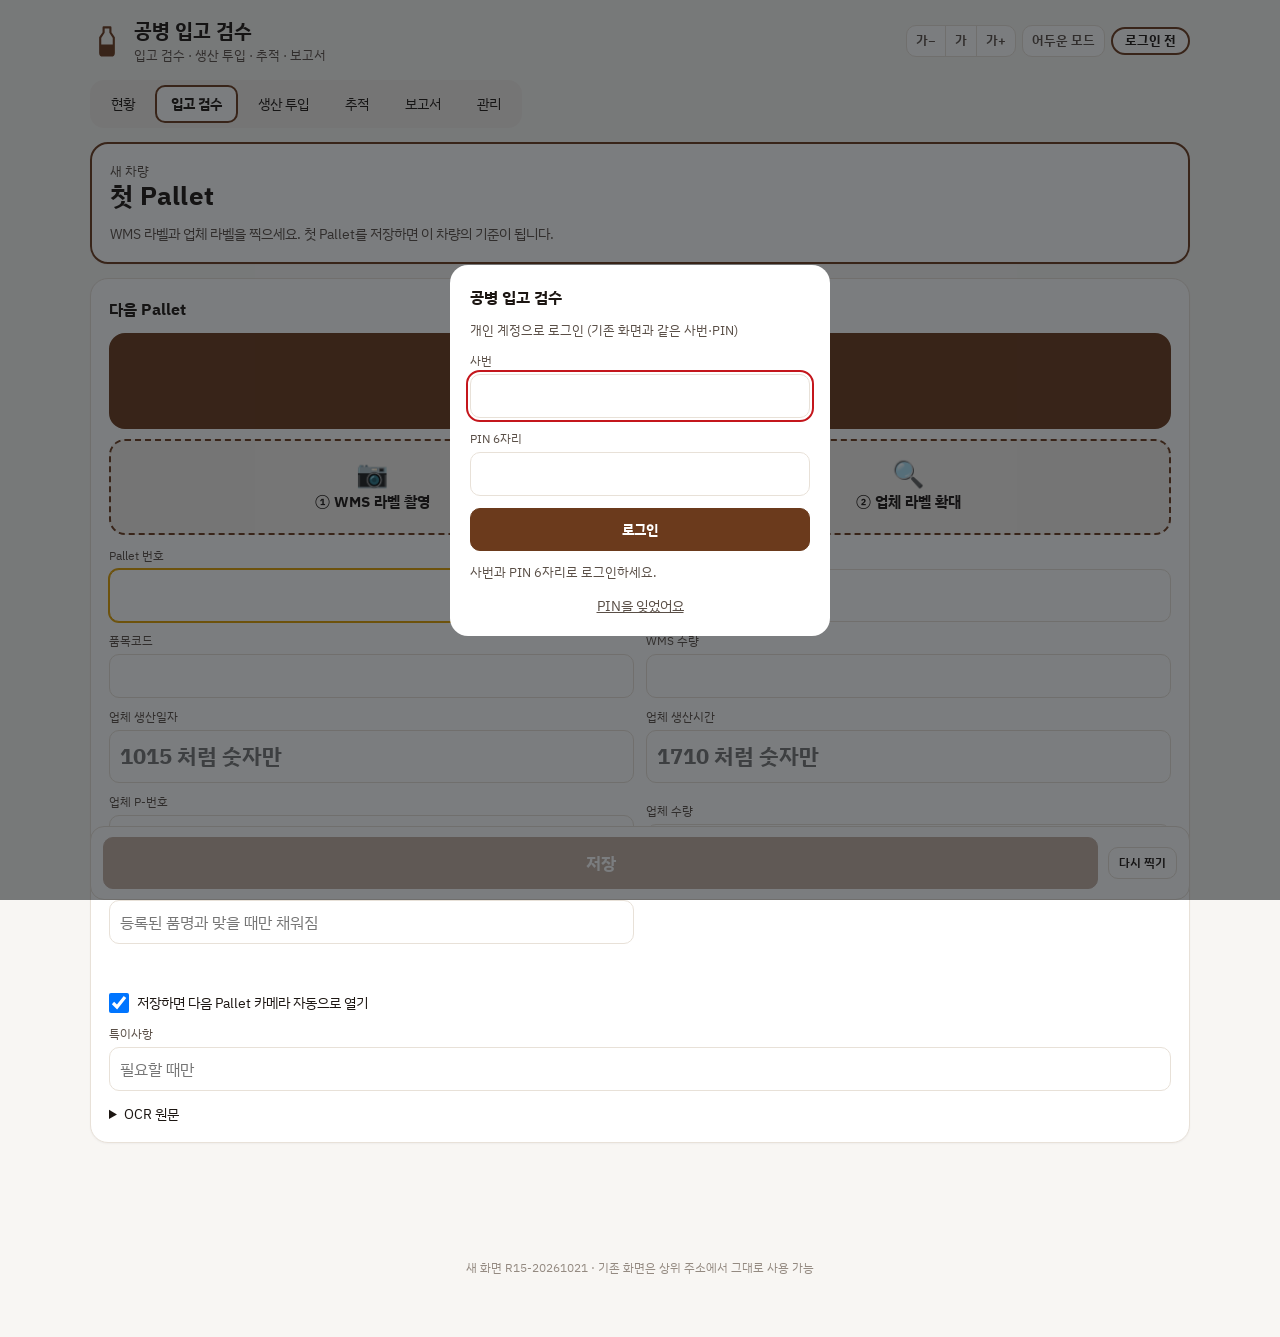
<file: v2/index.html>
<!doctype html>
<html lang="ko">
<head>
<meta charset="utf-8">
<meta name="viewport" content="width=device-width,initial-scale=1,viewport-fit=cover">
<meta name="theme-color" content="#6b3a1c">
<title>공병 입고 검수</title>
<link rel="manifest" href="manifest.json">
<link rel="icon" href="icon-192.png">
<link rel="apple-touch-icon" href="icon-192.png">
<link rel="preconnect" href="https://fonts.gstatic.com" crossorigin>
<link rel="stylesheet" href="https://fonts.googleapis.com/css2?family=IBM+Plex+Sans+KR:wght@400;500;600;700&display=swap" media="print" onload="this.media='all'">
<link rel="stylesheet" href="app.css">
</head>
<body data-role="guest" data-tab="inspect">
<div class="wrap">
  <header class="top">
    <div class="brandrow">
      <svg viewBox="0 0 40 40" width="34" height="34" aria-hidden="true"><path d="M16 4h8v6l4 6v18a3 3 0 0 1-3 3H15a3 3 0 0 1-3-3V16l4-6z" fill="none" stroke="var(--brand)" stroke-width="2.5" stroke-linejoin="round"/><path d="M12 24h16v10a3 3 0 0 1-3 3H15a3 3 0 0 1-3-3z" fill="var(--brand)"/></svg>
      <div><h1>공병 입고 검수</h1><div class="sub">입고 검수 · 생산 투입 · 추적 · 보고서</div></div>
    </div>
    <div class="topr">
      <button type="button" class="qchip" id="qChip" aria-label="저장 대기열 보기">대기열</button>
      <span class="fz" role="group" aria-label="글씨 크기"><button type="button" data-fz="-1" aria-label="글씨 작게">가−</button><button type="button" data-fz="0" aria-label="기본 크기">가</button><button type="button" data-fz="1" aria-label="글씨 크게">가+</button></span>
      <span class="fz"><button type="button" id="thBtn">어두운 모드</button></span>
      <button type="button" class="role" id="roleChip" title="내 정보 · PIN 변경 · 로그아웃">로그인 전</button>
    </div>
  </header>

  <nav class="tabs nav" id="nav">
    <button type="button" data-tab="dash" data-min="-1"><span class="l">현황</span><span class="s">현황</span></button>
    <button type="button" data-tab="inspect" data-min="1"><span class="l">입고 검수</span><span class="s">검수</span></button>
    <button type="button" data-tab="lot" data-min="1"><span class="l">생산 투입</span><span class="s">투입</span></button>
    <button type="button" data-tab="trace" data-min="0"><span class="l">추적</span><span class="s">추적</span></button>
    <button type="button" data-tab="report" data-min="0"><span class="l">보고서</span><span class="s">보고서</span></button>
    <button type="button" data-tab="admin" data-min="2" class="adm"><span class="l">관리</span><span class="s">관리</span></button>
  </nav>

  <main>
    <div class="page" data-page="dash" id="dashView" hidden></div>
    <div class="page" data-page="inspect" id="inspectView"></div>
    <div class="page" data-page="inspect" id="mineView" hidden></div>
    <div class="page" data-page="lot" id="lotView" hidden></div>
    <div class="page" data-page="trace" id="traceView" hidden></div>
    <div class="page" data-page="report" id="reportView" hidden></div>
    <div class="page" data-page="admin" id="adminView" hidden></div>
  </main>
  <footer class="foot muted" id="foot"></footer>
</div>

<div class="overlay" id="login" hidden>
  <div class="card">
    <h2>공병 입고 검수</h2>
    <div class="sub">개인 계정으로 로그인 (기존 화면과 같은 사번·PIN)</div>
    <label>사번<input id="loginEmp" autocomplete="username" autocapitalize="characters"></label>
    <div id="loginMain">
    <label>PIN 6자리<input id="loginPin" type="password" inputmode="numeric" maxlength="6" autocomplete="current-password"></label>
    <button type="button" class="btn" id="loginBtn">로그인</button>
    <div class="msg" id="loginMsg"></div>
    <button type="button" class="linkbtn forgot" id="forgotBtn">PIN을 잊었어요</button>
    </div>
    <div id="forgotBox" class="frbox" hidden>
      <h3>PIN 재설정</h3>
      <div class="frstep"><b>1</b> 사번을 확인하고 회사 메일로 코드를 받으세요</div>
      <button type="button" class="btn ghost" id="frSend">메일로 코드 받기</button>
      <div class="msg" id="frMsg"></div>
      <div class="frstep"><b>2</b> 메일로 받은 코드와 새 PIN을 입력하세요</div>
      <label>메일로 받은 코드 6자리<input id="frCode" inputmode="numeric" maxlength="6" autocomplete="one-time-code"></label>
      <label>새 PIN 6자리<input id="frPin" type="password" inputmode="numeric" maxlength="6" autocomplete="new-password"></label>
      <button type="button" class="btn" id="frOk">새 PIN으로 바꾸기</button>
      <button type="button" class="linkbtn forgot" id="frBack">← 로그인으로 돌아가기</button>
    </div>
    <button type="button" class="btn ghost" id="guestBtn" hidden>로그인 없이 보기 (Guest)</button>
  </div>
</div>
<div class="overlay" id="dialog" hidden><div class="card wide" id="dialogBody"></div></div>
<div class="overlay dark" id="viewer" hidden><figure><img id="viewerImg" alt=""><figcaption id="viewerCap"></figcaption></figure><button type="button" class="btn" id="viewerClose">닫기</button></div>
<div class="toast" id="toast" role="status" aria-live="polite" hidden></div>

<script src="config.js"></script>
<script src="core.js"></script>
<script src="queue.js"></script>
<script src="ocr/legacy-parsers.js"></script>
<script src="ocr/v26-qty.js"></script>
<script src="ocr/v26-korean-ocr.js"></script>
<script src="ocr/v26-vendor-templates.js"></script>
<script src="ocr/v55-vendor-parser.js"></script>
<script src="ocr/v55-wms-parser.js"></script>
<script src="ocr/v55-roi-preprocess.js"></script>
<script src="ocr/v55-adaptive-ocr.js"></script>
<script src="ocr/ocr.js"></script>
<script src="inspect.js"></script>
<script src="lines.js"></script>
<script src="lot.js"></script>
<script src="zoomcam.js"></script>
<script src="records.js"></script>
<script src="report.js"></script>
<script src="admin.js"></script>
<script src="dash.js"></script>
<script src="app.js"></script>
</body>
</html>
</file>
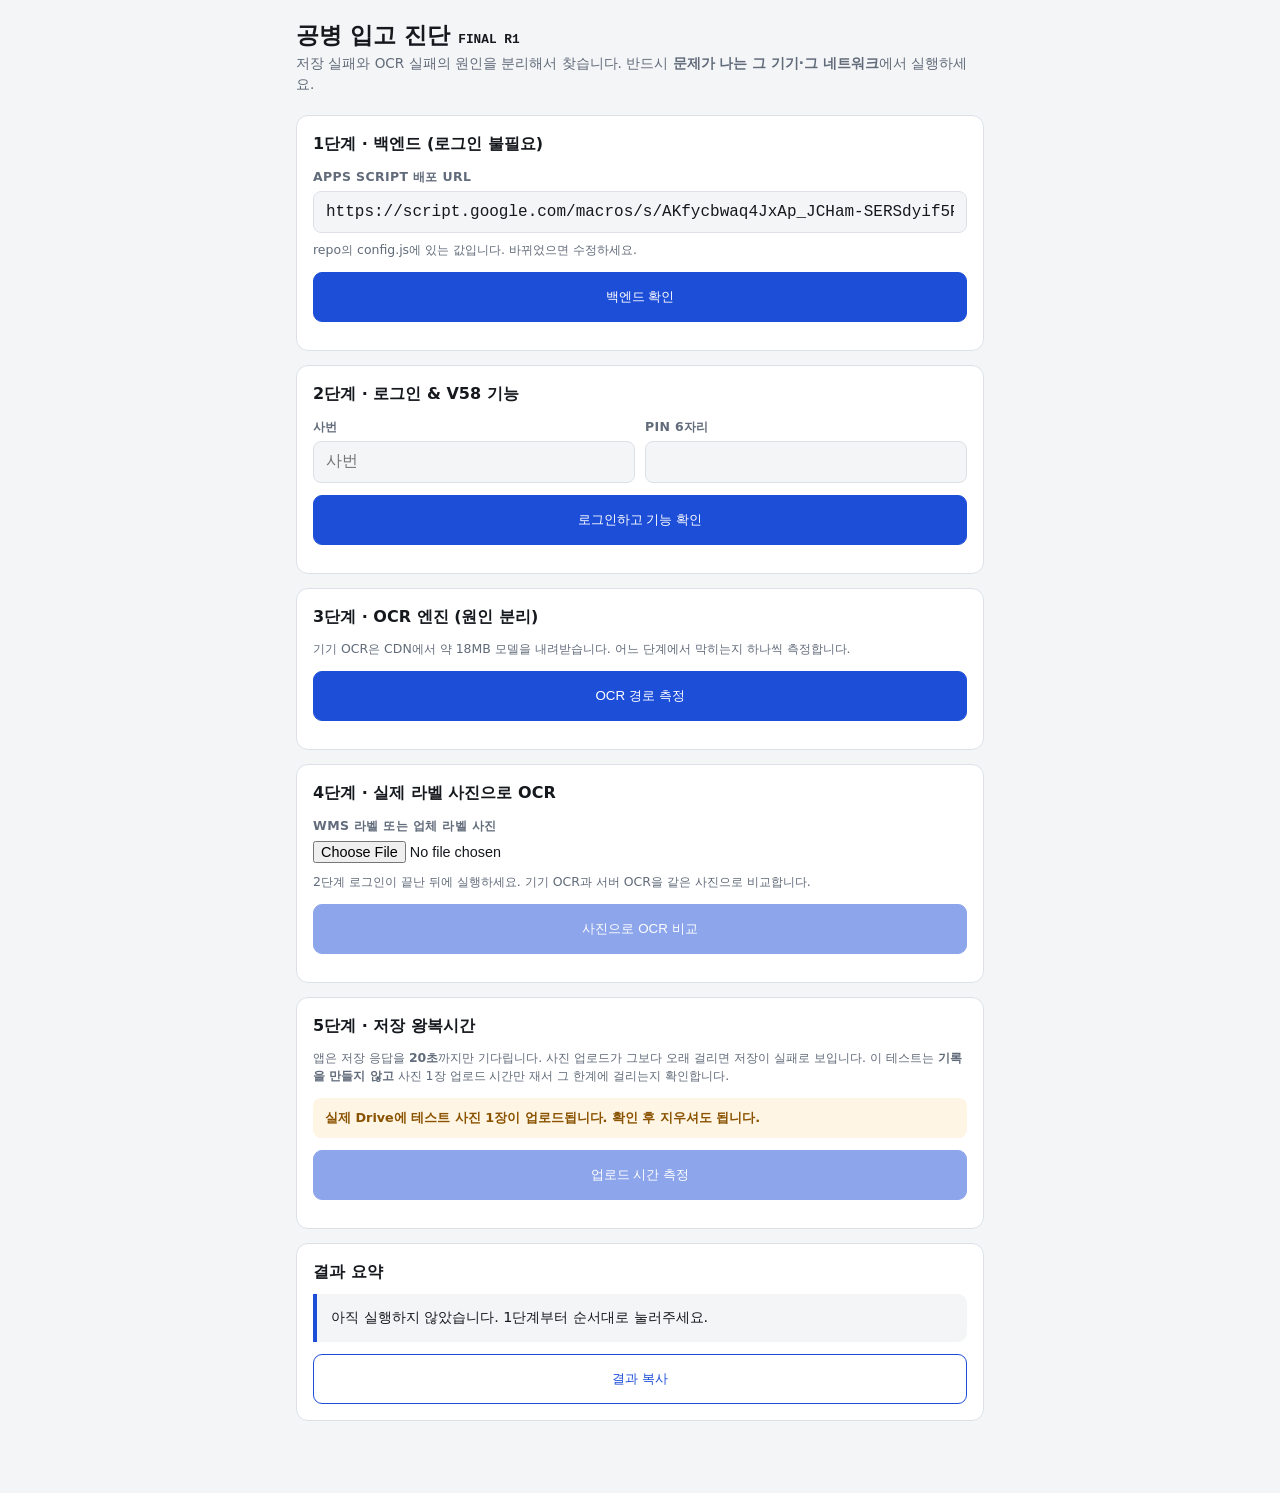
<file: 진단_V58.html>
<!doctype html>
<html lang="ko">
<head>
<meta charset="utf-8">
<meta name="viewport" content="width=device-width,initial-scale=1,viewport-fit=cover">
<title>공병 입고 진단 V58 FINAL R1</title>
<style>
  /* Layout: single column of test rows, each self-reporting. Instrument-panel feel. */
  :root{
    --bg:#f4f5f7; --panel:#ffffff; --ink:#15181d; --muted:#616b7a;
    --line:#dde1e7; --accent:#1d4ed8;
    --ok:#067647; --ok-bg:#e8f6ee; --bad:#b42318; --bad-bg:#fdecea;
    --warn:#8a5300; --warn-bg:#fff5e5;
    --mono:ui-monospace,SFMono-Regular,Menlo,Consolas,monospace;
    color-scheme:light;
  }
  @media (prefers-color-scheme:dark){ :root:not([data-theme="light"]){
    --bg:#13161a; --panel:#1b1f25; --ink:#eef1f5; --muted:#9aa5b4;
    --line:#2c333c; --accent:#7aa2ff;
    --ok:#4ec98a; --ok-bg:#12301f; --bad:#ff8f84; --bad-bg:#3a1714;
    --warn:#f0bf6a; --warn-bg:#352709;
    color-scheme:dark;
  }}
  :root[data-theme="dark"]{
    --bg:#13161a; --panel:#1b1f25; --ink:#eef1f5; --muted:#9aa5b4;
    --line:#2c333c; --accent:#7aa2ff;
    --ok:#4ec98a; --ok-bg:#12301f; --bad:#ff8f84; --bad-bg:#3a1714;
    --warn:#f0bf6a; --warn-bg:#352709;
    color-scheme:dark;
  }
  *{box-sizing:border-box}
  html,body{margin:0}
  body{
    background:var(--bg); color:var(--ink);
    font:16px/1.55 -apple-system,BlinkMacSystemFont,"Apple SD Gothic Neo","Malgun Gothic",system-ui,sans-serif;
  }
  .wrap{max-width:720px; margin:0 auto; padding-block:20px 56px; padding-left:16px; padding-right:16px}
  h1{font-size:1.45rem; line-height:1.25; margin:0 0 4px; text-wrap:balance}
  .sub{color:var(--muted); font-size:.85rem; margin:0 0 20px}
  .card{background:var(--panel); border:1px solid var(--line); border-radius:12px; padding:16px; margin-bottom:14px}
  .card h2{font-size:1rem; margin:0 0 10px; display:flex; align-items:center; gap:8px; flex-wrap:wrap}
  label{display:block; font-size:.78rem; font-weight:700; color:var(--muted); letter-spacing:.03em; text-transform:uppercase; margin-bottom:5px}
  input[type=text],input[type=password],input[type=url]{
    width:100%; padding:11px 12px; font-size:1rem; font-family:var(--mono);
    border:1px solid var(--line); border-radius:8px; background:var(--bg); color:var(--ink);
  }
  input[type=file]{width:100%; font-size:.9rem; color:var(--ink)}
  .row{display:flex; gap:10px; flex-wrap:wrap; margin-bottom:12px}
  .row > div{flex:1 1 150px; min-width:0}
  button{
    appearance:none; border:1px solid var(--accent); background:var(--accent); color:#fff;
    font:700 1rem/1 inherit; padding:14px 16px; border-radius:9px; cursor:pointer; min-height:50px; width:100%;
  }
  button.ghost{background:transparent; color:var(--accent)}
  button[disabled]{opacity:.5; cursor:not-allowed}
  button:focus-visible,input:focus-visible{outline:2px solid var(--accent); outline-offset:2px}
  .tests{list-style:none; margin:0; padding:0; display:flex; flex-direction:column; gap:8px}
  .t{border:1px solid var(--line); border-radius:9px; padding:11px 12px; background:var(--bg)}
  .t-top{display:flex; gap:10px; align-items:baseline; justify-content:space-between}
  .t-name{font-weight:700; font-size:.94rem; min-width:0}
  .badge{font-size:.72rem; font-weight:800; padding:4px 9px; border-radius:999px; white-space:nowrap;
         background:var(--line); color:var(--muted); letter-spacing:.04em}
  .badge.ok{background:var(--ok-bg); color:var(--ok)}
  .badge.bad{background:var(--bad-bg); color:var(--bad)}
  .badge.warn{background:var(--warn-bg); color:var(--warn)}
  .t-detail{font-size:.82rem; color:var(--muted); margin-top:6px; word-break:break-word}
  .t-detail code,.mono{font-family:var(--mono); font-size:.8rem}
  .ms{font-family:var(--mono); font-variant-numeric:tabular-nums; font-size:.78rem; color:var(--muted)}
  .verdict{border-left:4px solid var(--accent); padding:12px 14px; border-radius:0 9px 9px 0;
           background:var(--bg); font-size:.9rem; line-height:1.6}
  .verdict b{color:var(--ink)}
  pre{background:var(--bg); border:1px solid var(--line); border-radius:8px; padding:11px;
      overflow-x:auto; font-family:var(--mono); font-size:.78rem; margin:8px 0 0; max-height:260px}
  .hint{font-size:.78rem; color:var(--muted); margin-top:8px; line-height:1.5}
  .note{background:var(--warn-bg); color:var(--warn); border-radius:8px; padding:10px 12px; font-size:.8rem; font-weight:600; line-height:1.5}
</style>
</head>
<body>
<div class="wrap">

  <h1>공병 입고 진단 <span class="mono">FINAL R1</span></h1>
  <p class="sub">저장 실패와 OCR 실패의 원인을 분리해서 찾습니다. 반드시 <b>문제가 나는 그 기기·그 네트워크</b>에서 실행하세요.</p>

  <div class="card">
    <h2>1단계 · 백엔드 (로그인 불필요)</h2>
    <label for="apiUrl">Apps Script 배포 URL</label>
    <input id="apiUrl" type="url" spellcheck="false"
      value="https://script.google.com/macros/s/AKfycbwaq4JxAp_JCHam-SERSdyif5PEF092zCaOVQWoVsPLrL7vmAY1mhf6h0QNWwQzZaGSKA/exec">
    <div class="hint">repo의 config.js에 있는 값입니다. 바뀌었으면 수정하세요.</div>
    <div style="height:12px"></div>
    <button id="btn1">백엔드 확인</button>
    <ul class="tests" id="out1" style="margin-top:12px"></ul>
  </div>

  <div class="card">
    <h2>2단계 · 로그인 &amp; V58 기능</h2>
    <div class="row">
      <div><label for="emp">사번</label><input id="emp" type="text" inputmode="numeric" autocomplete="off" placeholder="사번"></div>
      <div><label for="pin">PIN 6자리</label><input id="pin" type="password" inputmode="numeric" maxlength="6" autocomplete="off"></div>
    </div>
    <button id="btn2">로그인하고 기능 확인</button>
    <ul class="tests" id="out2" style="margin-top:12px"></ul>
  </div>

  <div class="card">
    <h2>3단계 · OCR 엔진 (원인 분리)</h2>
    <p class="hint" style="margin-top:0">기기 OCR은 CDN에서 약 18MB 모델을 내려받습니다. 어느 단계에서 막히는지 하나씩 측정합니다.</p>
    <button id="btn3">OCR 경로 측정</button>
    <ul class="tests" id="out3" style="margin-top:12px"></ul>
  </div>

  <div class="card">
    <h2>4단계 · 실제 라벨 사진으로 OCR</h2>
    <label for="photo">WMS 라벨 또는 업체 라벨 사진</label>
    <input id="photo" type="file" accept="image/*">
    <div class="hint">2단계 로그인이 끝난 뒤에 실행하세요. 기기 OCR과 서버 OCR을 같은 사진으로 비교합니다.</div>
    <div style="height:12px"></div>
    <button id="btn4" disabled>사진으로 OCR 비교</button>
    <ul class="tests" id="out4" style="margin-top:12px"></ul>
    <pre id="ocrText" hidden></pre>
  </div>

  <div class="card">
    <h2>5단계 · 저장 왕복시간</h2>
    <p class="hint" style="margin-top:0">
      앱은 저장 응답을 <b>20초</b>까지만 기다립니다. 사진 업로드가 그보다 오래 걸리면 저장이 실패로 보입니다.
      이 테스트는 <b>기록을 만들지 않고</b> 사진 1장 업로드 시간만 재서 그 한계에 걸리는지 확인합니다.
    </p>
    <div class="note">실제 Drive에 테스트 사진 1장이 업로드됩니다. 확인 후 지우셔도 됩니다.</div>
    <div style="height:12px"></div>
    <button id="btn5" disabled>업로드 시간 측정</button>
    <ul class="tests" id="out5" style="margin-top:12px"></ul>
  </div>

  <div class="card">
    <h2>결과 요약</h2>
    <div class="verdict" id="verdict">아직 실행하지 않았습니다. 1단계부터 순서대로 눌러주세요.</div>
    <div style="height:12px"></div>
    <button class="ghost" id="btnCopy">결과 복사</button>
  </div>

</div>

<script>
(function(){
  'use strict';
  var $ = function(id){ return document.getElementById(id); };
  var S = { session:'', role:'', backendVersion:'', v58:null, log:[], photoDataUrl:'' };

  function api(){ return String($('apiUrl').value || '').trim(); }

  function row(listId, name){
    var li = document.createElement('li');
    li.className = 't';
    li.innerHTML = '<div class="t-top"><span class="t-name"></span>'
                 + '<span><span class="ms"></span> <span class="badge">실행 중</span></span></div>'
                 + '<div class="t-detail"></div>';
    li.querySelector('.t-name').textContent = name;
    $(listId).appendChild(li);
    var t0 = performance.now();
    return {
      done: function(kind, detail, ms){
        var b = li.querySelector('.badge');
        b.className = 'badge ' + (kind === 'pass' ? 'ok' : kind === 'fail' ? 'bad' : 'warn');
        b.textContent = kind === 'pass' ? '정상' : kind === 'fail' ? '실패' : '주의';
        li.querySelector('.t-detail').textContent = detail || '';
        var took = Math.round(ms == null ? performance.now() - t0 : ms);
        li.querySelector('.ms').textContent = took + 'ms';
        S.log.push([kind.toUpperCase(), name, took + 'ms', detail || ''].join(' | '));
      }
    };
  }

  function clear(id){ $(id).innerHTML = ''; }

  // Apps Script: text/plain avoids a CORS preflight.
  function post(action, payload, timeoutMs){
    var ctl = ('AbortController' in window) ? new AbortController() : null;
    var timer = ctl ? setTimeout(function(){ ctl.abort(); }, timeoutMs || 60000) : null;
    return fetch(api(), {
      method:'POST',
      headers:{ 'Content-Type':'text/plain;charset=utf-8' },
      body: JSON.stringify({ action:action, payload:payload||{}, session:S.session }),
      signal: ctl ? ctl.signal : undefined
    }).then(function(r){ return r.text(); }).then(function(t){
      if (timer) clearTimeout(timer);
      try { return JSON.parse(t); }
      catch(e){ throw new Error('JSON이 아닌 응답 · ' + t.slice(0,120)); }
    }, function(e){
      if (timer) clearTimeout(timer);
      throw (e && e.name === 'AbortError') ? new Error('응답시간 초과') : e;
    });
  }

  function get(action, params){
    var q = new URLSearchParams(Object.assign({ action:action, session:S.session }, params||{}));
    return fetch(api() + '?' + q.toString()).then(function(r){ return r.text(); }).then(function(t){
      try { return JSON.parse(t); }
      catch(e){ throw new Error('JSON이 아닌 응답 · ' + t.slice(0,120)); }
    });
  }

  /* ---------- 1단계 ---------- */
  $('btn1').onclick = async function(){
    clear('out1'); this.disabled = true;
    var r = row('out1', '백엔드 응답');
    try {
      var info = await get('securityInfo');
      if (!info || !info.ok) { r.done('fail', '응답이 ok가 아닙니다 · ' + JSON.stringify(info).slice(0,160)); }
      else {
        S.backendVersion = String(info.backendVersion || '');
        r.done('pass', '연결됨 · backendVersion=' + S.backendVersion + ' · schema=' + (info.schemaVersion||'?'));

        var rv = row('out1', 'V58 배포 여부');
        if (S.backendVersion.indexOf('V58') >= 0) {
          rv.done('pass', S.backendVersion + ' — V58 백엔드가 배포되어 있습니다.', 0);
        } else {
          rv.done('fail', '현재 ' + S.backendVersion + ' 입니다. V58 프론트와 맞는 백엔드는 "V22.8-V58"입니다. '
            + 'Apps Script 편집기의 최신 코드와 실제 웹앱 배포 버전이 다를 수 있습니다. '
            + '[배포 관리 → 편집 → 버전: 새 버전 → 배포] 여부를 확인하세요. '
            + '이 불일치는 저장 실패의 중요한 원인 후보지만, 업로드 지연·세션 문제도 함께 확인해야 합니다.', 0);
        }

        var rs = row('out1', '보안 초기화');
        if (info.securityEnabled) rs.done('pass', '개인 사번+PIN 인증 활성', 0);
        else rs.done('fail', 'setupSecurityV24()를 1회 실행해야 합니다.', 0);
      }
    } catch(e){
      r.done('fail', String(e && e.message ? e.message : e)
        + ' · URL이 맞는지, 배포 접근권한이 "모든 사용자"인지 확인하세요.');
    }
    this.disabled = false; summarize();
  };

  /* ---------- 2단계 ---------- */
  $('btn2').onclick = async function(){
    clear('out2'); this.disabled = true;
    var r = row('out2', '로그인');
    try {
      var res = await post('authLogin', { employeeNo: $('emp').value.trim(), pin: $('pin').value.trim() }, 30000);
      if (!res || !res.ok) { r.done('fail', (res && (res.code ? res.code + ' · ' : '') + (res.message||'')) || '실패'); }
      else {
        S.session = res.session; S.role = (res.user && res.user.role) || '';
        r.done('pass', (res.user && res.user.name || '') + ' · ' + (S.role === 'admin' ? '관리자' : '작업자'));
        $('btn4').disabled = false; $('btn5').disabled = false;

        var rc = row('out2', 'V58 기능 (backendCapabilities)');
        try {
          var cap = await get('backendCapabilities');
          if (cap && cap.ok) {
            S.v58 = cap;
            rc.done('pass', 'version=' + (cap.version||'?')
              + ' · 중복방지(idempotency)=' + (cap.idempotency ? 'ON' : 'OFF')
              + ' · V58초기화=' + (cap.backendReady === false ? '미완료' : '확인')
              + ' · PalletIndex=' + (cap.palletIndex ? '준비됨' : '아직 미구축'), 0);
            if (!cap.palletIndex) {
              row('out2','PalletIndex').done('warn',
                'PalletIndex가 준비되지 않았습니다. 이 상태에서는 중복검사가 느려지거나 '
                + 'legacy 검사로 폴백할 수 있어 저장시간이 증가할 수 있습니다. '
                + 'Apps Script에서 v58InitializeBackend()를 1회 실행하세요.', 0);
            }
          } else {
            rc.done('fail', (cap && cap.message) || '응답 없음', 0);
          }
        } catch(e2){ rc.done('fail', String(e2 && e2.message ? e2.message : e2), 0); }

        if (S.v58 && S.v58.idempotency && S.v58.palletIndex) {
          row('out2','미전송 Queue 안전조건').done('pass',
            'requestId 중복방지와 PalletIndex가 모두 확인됐습니다. 기존 미전송 건은 원본 기록 존재 여부를 확인한 뒤 재전송하세요.', 0);
        } else {
          row('out2','미전송 Queue 안전조건').done('warn',
            '중복방지 또는 PalletIndex 준비가 확인되지 않았습니다. 기존 미전송 Queue를 임의 재전송·삭제하지 마세요.', 0);
        }

        var rd = row('out2', '조회 (dashboard)');
        try {
          var d = await get('dashboard');
          rd.done(d && d.ok ? 'pass' : 'fail', d && d.ok ? ('총 ' + (d.total!=null?d.total:'?') + '건') : ((d&&d.message)||'실패'), 0);
        } catch(e3){ rd.done('fail', String(e3 && e3.message ? e3.message : e3), 0); }
      }
    } catch(e){ r.done('fail', String(e && e.message ? e.message : e)); }
    this.disabled = false; summarize();
  };

  /* ---------- 3단계 : OCR 의존성 체인 ---------- */
  var SDK  = 'https://cdn.jsdelivr.net/npm/@paddleocr/paddleocr-js@0.4.2/+esm';
  var BASE = 'https://paddle-model-ecology.bj.bcebos.com/paddlex/official_inference_model/paddle3.0.0/';
  var DET  = BASE + 'PP-OCRv5_mobile_det_onnx_infer.tar';
  var REC  = BASE + 'korean_PP-OCRv5_mobile_rec_onnx_infer.tar';
  var engine = null;

  function reach(url, label, listId){
    var r = row(listId, label);
    var t0 = performance.now();
    // no-cors: an opaque success still proves the host is reachable from this network.
    return fetch(url, { mode:'no-cors', cache:'no-store' }).then(function(){
      r.done('pass', '도달 가능', performance.now() - t0); return true;
    }, function(e){
      r.done('fail', '차단되거나 도달 불가 · ' + String(e && e.message ? e.message : e)
        + ' · 사내망/모바일망에서 이 호스트가 막혀 있으면 기기 OCR은 절대 동작하지 않습니다.',
        performance.now() - t0);
      return false;
    });
  }

  $('btn3').onclick = async function(){
    clear('out3'); this.disabled = true;

    // PaddleOCR refuses to fetch model assets from a file:// page, so a local
    // copy always "fails" here for a reason that has nothing to do with the app.
    var ro = row('out3', '실행 위치');
    if (location.protocol !== 'http:' && location.protocol !== 'https:') {
      ro.done('fail', '이 페이지를 로컬 파일(' + location.protocol + ')로 열었습니다. '
        + 'PaddleOCR은 http(s)에서만 모델을 내려받으므로 아래 기기 OCR 결과는 무의미합니다. '
        + '저장소에 올린 뒤 https://wonrak90-spec.github.io/empty-bottle/진단_V58.html 로 다시 여세요.', 0);
      this.disabled = false; summarize(); return;
    }
    ro.done('pass', location.origin + ' — 실제 앱과 같은 조건입니다.', 0);

    await reach('https://cdn.jsdelivr.net/npm/@paddleocr/paddleocr-js@0.4.2/package.json', 'jsDelivr (SDK 호스트)', 'out3');
    await reach(BASE, 'bcebos (모델 호스트, 중국 바이두)', 'out3');

    var rs = row('out3', 'SDK 로드 (import)');
    var t0 = performance.now();
    var mod = null;
    try {
      mod = await import(/* webpackIgnore: true */ SDK);
      if (!mod || !mod.PaddleOCR) throw new Error('PaddleOCR export 없음');
      rs.done('pass', 'PaddleOCR 모듈 로드 완료', performance.now() - t0);
    } catch(e){
      rs.done('fail', String(e && e.message ? e.message : e), performance.now() - t0);
      this.disabled = false; summarize(); return;
    }

    var rm = row('out3', '모델 다운로드 + 엔진 초기화 (약 18MB)');
    var t1 = performance.now();
    try {
      engine = await mod.PaddleOCR.create({
        textDetectionModelName:'PP-OCRv5_mobile_det',
        textDetectionModelAsset:{ url: DET },
        textRecognitionModelName:'korean_PP-OCRv5_mobile_rec',
        textRecognitionModelAsset:{ url: REC },
        textDetectionBatchSize:1,
        textRecognitionBatchSize:6,
        ortOptions:{ backend:'wasm', numThreads:1, simd:true, proxy:false }
      });
      var ms = performance.now() - t1;
      rm.done(ms > 60000 ? 'warn' : 'pass',
        '엔진 준비 완료' + (ms > 60000 ? ' — 다만 1분 이상 걸렸습니다. 현장에서는 사실상 사용이 어렵습니다.' : ''), ms);
      try {
        var sum = engine.getInitializationSummary && engine.getInitializationSummary();
        if (sum) row('out3','실행 백엔드').done('pass','backend=' + (sum.backend||'?') + ' · det=' + (sum.detProvider||'?') + ' · rec=' + (sum.recProvider||'?'), 0);
      } catch(_){}
    } catch(e){
      rm.done('fail', String(e && e.message ? e.message : e)
        + ' · 이것이 "자동인식 안 됨"의 직접 원인입니다.', performance.now() - t1);
    }
    this.disabled = false; summarize();
  };

  /* ---------- 4단계 : 같은 사진으로 기기 OCR vs 서버 OCR ---------- */
  $('photo').onchange = function(e){
    var f = e.target.files && e.target.files[0]; if (!f) return;
    var fr = new FileReader();
    fr.onload = function(){ S.photoDataUrl = String(fr.result || ''); };
    fr.readAsDataURL(f);
  };

  function shrink(dataUrl, maxSide, q){
    return new Promise(function(resolve){
      var img = new Image();
      img.onload = function(){
        var long = Math.max(img.naturalWidth, img.naturalHeight);
        var s = Math.min(1, (maxSide||2000) / Math.max(1, long));
        var c = document.createElement('canvas');
        c.width = Math.round(img.naturalWidth * s); c.height = Math.round(img.naturalHeight * s);
        var x = c.getContext('2d'); x.fillStyle = '#fff'; x.fillRect(0,0,c.width,c.height);
        x.drawImage(img, 0, 0, c.width, c.height);
        resolve(c.toDataURL('image/jpeg', q || 0.82));
      };
      img.onerror = function(){ resolve(dataUrl); };
      img.src = dataUrl;
    });
  }

  $('btn4').onclick = async function(){
    if (!S.photoDataUrl) { alert('먼저 라벨 사진을 선택하세요.'); return; }
    clear('out4'); $('ocrText').hidden = true; this.disabled = true;

    var rl = row('out4', '기기 OCR (PP-OCRv5)');
    if (!engine) {
      rl.done('warn', '3단계에서 엔진이 준비되지 않았습니다. 3단계를 먼저 실행하세요.', 0);
    } else {
      var t0 = performance.now();
      try {
        var canvasUrl = await shrink(S.photoDataUrl, 2300, 0.9);
        var img = new Image(); img.src = canvasUrl;
        await new Promise(function(res,rej){ img.onload = res; img.onerror = rej; });
        var cv = document.createElement('canvas');
        cv.width = img.naturalWidth; cv.height = img.naturalHeight;
        cv.getContext('2d').drawImage(img, 0, 0);
        var out = await engine.predict(cv, { textDetThresh:0.25, textDetBoxThresh:0.45, textRecScoreThresh:0.30 });
        var items = (out && out[0] && out[0].items) || [];
        var txt = items.map(function(i){ return i.text; }).filter(Boolean).join(' ');
        rl.done(txt.trim() ? 'pass' : 'fail',
          txt.trim() ? (items.length + '개 영역 인식') : '글자를 찾지 못했습니다.', performance.now() - t0);
        if (txt.trim()) { $('ocrText').hidden = false; $('ocrText').textContent = '[기기 OCR]\n' + txt; }
      } catch(e){ rl.done('fail', String(e && e.message ? e.message : e), performance.now() - t0); }
    }

    var rs = row('out4', '서버 OCR (구글 Drive OCR · 폴백)');
    if (!S.session) { rs.done('warn', '2단계 로그인이 필요합니다.', 0); }
    else {
      var t1 = performance.now();
      try {
        var sending = await shrink(S.photoDataUrl, 2000, 0.82);
        var res = await post('ocr', { image: sending }, 90000);
        var ok = res && res.ok && String(res.text||'').trim();
        rs.done(ok ? 'pass' : 'fail',
          ok ? ('인식 성공 · ' + String(res.text).trim().length + '자')
             : ((res && res.message) || '글자를 읽지 못했습니다.'), performance.now() - t1);
        if (ok) {
          $('ocrText').hidden = false;
          $('ocrText').textContent += (($('ocrText').textContent ? '\n\n' : '') + '[서버 OCR]\n' + String(res.text).trim());
        }
      } catch(e){ rs.done('fail', String(e && e.message ? e.message : e), performance.now() - t1); }
    }
    this.disabled = false; summarize();
  };

  /* ---------- 5단계 : 업로드 왕복시간 ---------- */
  $('btn5').onclick = async function(){
    if (!S.photoDataUrl) { alert('4단계의 사진 선택을 먼저 해주세요.'); return; }
    if (!S.session) { alert('2단계 로그인을 먼저 해주세요.'); return; }
    clear('out5'); this.disabled = true;

    var r = row('out5', '사진 1장 업로드 왕복');
    var t0 = performance.now();
    try {
      var sending = await shrink(S.photoDataUrl, 1600, 0.78);
      var kb = Math.round(sending.length * 0.75 / 1024);
      var res = await post('uploadPhoto', { image: sending, name: '진단테스트_' + Date.now() }, 120000);
      var ms = performance.now() - t0;
      if (res && res.ok) {
        var kind = ms > 20000 ? 'fail' : ms > 9000 ? 'warn' : 'pass';
        var msg = '약 ' + kb + 'KB 업로드 완료.';
        if (kind === 'fail') msg += ' 20초를 넘겼습니다 — 앱의 20초 저장 대기시간과 충돌할 가능성이 매우 높습니다. 서버에는 처리가 계속될 수 있으므로 Queue를 임의 삭제하지 마세요.';
        else if (kind === 'warn') msg += ' 사진 1장부터 지연이 큽니다. 실제 저장 시 추가 Drive/Sheets 처리가 겹치면 20초 제한에 접근할 위험이 있습니다.';
        else msg += ' 사진 1장 업로드는 여유가 있습니다. 저장 실패가 계속되면 백엔드 버전·세션·DB 처리시간을 함께 봐야 합니다.';
        r.done(kind, msg, ms);
      } else {
        r.done('fail', (res && res.message) || '업로드 실패', ms);
      }
    } catch(e){
      r.done('fail', String(e && e.message ? e.message : e)
        + ' · 이 시간이 20초를 넘으면 앱에서는 "서버 응답시간 초과"로 보입니다.', performance.now() - t0);
    }
    this.disabled = false; summarize();
  };

  /* ---------- 요약 ---------- */
  function summarize(){
    var L = S.log.join('\n');
    var parts = [];

    if (S.backendVersion && S.backendVersion.indexOf('V58') < 0) {
      parts.push('<b>프론트–백엔드 버전 불일치가 확인됐습니다.</b> 현재 백엔드는 <span class="mono">'
        + S.backendVersion + '</span>입니다. V58 프론트와 함께 쓰려면 V22.8-V58 배포 여부를 확인해야 합니다. '
        + '이 상태는 저장 실패의 중요한 원인 후보입니다. 다만 업로드 시간·세션 결과도 함께 보고 최종 판정하세요.');
    } else if (S.backendVersion) {
      parts.push('백엔드는 <span class="mono">' + S.backendVersion + '</span>로 최신입니다.');
    }

    if (/FAIL \| 실행 위치/.test(L)) {
      parts.push('<b>이 페이지를 로컬 파일로 열었습니다.</b> 기기 OCR 판정은 무시하세요. '
        + '저장소에 올린 뒤 GitHub Pages 주소로 다시 실행해야 실제 앱과 같은 조건이 됩니다.');
    } else if (/FAIL \| bcebos/.test(L) || /FAIL \| 모델 다운로드/.test(L)) {
      parts.push('<b>OCR 실패 원인이 확인됐습니다.</b> 기기 OCR 모델(약 18MB)을 내려받지 못합니다. '
        + '모델 호스트가 중국 바이두(bcebos.com)라서 사내망·모바일망에서 막히는 경우가 많습니다. '
        + '이 경우 기기 OCR은 포기하고 서버 OCR로 전환하는 것이 맞습니다.');
    } else if (/PASS \| 모델 다운로드/.test(L)) {
      parts.push('기기 OCR 엔진은 이 네트워크에서 준비됩니다.');
    }

    if (/FAIL \| 사진 1장 업로드/.test(L)) {
      parts.push('사진 업로드가 20초를 넘겼습니다. 앱의 저장 대기시간과 충돌할 가능성이 매우 높습니다. '
        + '<b>서버 처리는 이미 시작됐을 수 있으니</b> 미전송 Queue를 임의 삭제하지 마세요.');
    }

    if (/FAIL \| 서버 OCR/.test(L) && /FAIL \| 기기 OCR/.test(L)) {
      parts.push('기기 OCR과 서버 OCR이 <b>둘 다</b> 실패했습니다. 직접입력으로만 작업이 가능한 상태입니다.');
    }

    $('verdict').innerHTML = parts.length
      ? parts.map(function(p){ return '<p style="margin:0 0 10px">' + p + '</p>'; }).join('')
      : '아직 판정할 정보가 부족합니다. 1~5단계를 실행해주세요.';
  }

  $('btnCopy').onclick = function(){
    var txt = '공병 입고 진단 결과\n'
      + new Date().toLocaleString('ko-KR') + '\n'
      + 'UA: ' + navigator.userAgent + '\n'
      + 'backendVersion: ' + (S.backendVersion || '-') + '\n'
      + '---\n' + S.log.join('\n');
    if (navigator.clipboard && navigator.clipboard.writeText) {
      navigator.clipboard.writeText(txt).then(function(){
        $('btnCopy').textContent = '복사됨';
        setTimeout(function(){ $('btnCopy').textContent = '결과 복사'; }, 1600);
      }, fallback);
    } else fallback();
    function fallback(){
      var p = document.createElement('pre');
      p.textContent = txt;
      $('verdict').parentNode.appendChild(p);
      var rng = document.createRange(); rng.selectNodeContents(p);
      var sel = window.getSelection(); sel.removeAllRanges(); sel.addRange(rng);
      $('btnCopy').textContent = '아래 글자를 직접 복사하세요';
    }
  };
})();
</script>
</body>
</html>
</file>
<file: v2/app.css>
/* R15 스타일: 동화약품 색(빨강 강조 · 갈색 병 브랜드).  원료 수불 대시보드와 같은 토큰·하단 탭·고정 저장바 구조 */
:root{
  --bg:#f8f6f3;--surface:#fff;--sunken:#f3efea;--ink:#1c1612;--ink2:#5a4f47;--ink3:#948a81;--line:#e8e1d8;
  --accent:#c4161c;--accent-soft:#fdeceb;--brand:#6b3a1c;--brand-ink:#fff;
  --good:#0ca30c;--warn:#e0a000;--crit:#d03b3b;--good-bg:#e3f4e3;--warn-bg:#fdf0cf;--crit-bg:#f9e0e0;--idle-bg:#e6e9ec;
  --sans:"IBM Plex Sans KR","Apple SD Gothic Neo","Malgun Gothic","Noto Sans KR",system-ui,sans-serif;
  color-scheme:light;
}
:root[data-theme="dark"]{--bg:#14100d;--surface:#1e1814;--sunken:#2a221c;--ink:#f0e9e2;--ink2:#bfb2a6;--ink3:#8f8276;--line:#3a3029;--accent:#ff7a70;--accent-soft:#3a1d1b;
  --brand:#e6c9ad;--brand-ink:#1a120c;--good-bg:#16301a;--warn-bg:#3a2f10;--crit-bg:#3a1b1b;--idle-bg:#262d35;color-scheme:dark}
*{box-sizing:border-box}
html{-webkit-text-size-adjust:100%}
body{margin:0;background:var(--bg);color:var(--ink);font-family:var(--sans);font-size:0.875rem;line-height:1.5;padding:16px 16px 60px}
[hidden]{display:none!important}
button,label.shot,.pc,.chipbtn{touch-action:manipulation}
body{padding-left:max(16px,env(safe-area-inset-left,0px));padding-right:max(16px,env(safe-area-inset-right,0px))}
.wrap{max-width:1100px;margin:0 auto;display:flex;flex-direction:column;gap:14px}
h1{font-size:1.25rem;margin:0;font-weight:700}h2{font-size:1rem;margin:0;font-weight:700}h3{font-size:0.9375rem;margin:0 0 10px}
.sub{color:var(--ink2);font-size:0.8125rem}.muted{color:var(--ink3)}.msg{font-size:0.8125rem;color:var(--ink2)}.pad{padding:16px}
.num{font-variant-numeric:tabular-nums;text-align:right;white-space:nowrap}
header.top{display:flex;flex-wrap:wrap;gap:8px 16px;justify-content:space-between;align-items:center}
.brandrow{display:flex;gap:10px;align-items:center}.topr{display:flex;gap:6px;align-items:center;flex-wrap:wrap}
main{display:flex;flex-direction:column;gap:14px}.page{display:flex;flex-direction:column;gap:14px}
section{background:var(--surface);border:1px solid var(--line);border-radius:18px;padding:18px;display:flex;flex-direction:column;gap:12px;min-width:0;box-shadow:0 1px 2px rgba(16,24,40,.04)}
.shead{display:flex;flex-wrap:wrap;gap:8px 14px;justify-content:space-between;align-items:center}.right{display:flex;gap:6px;flex-wrap:wrap}
.big{font-size:1.625rem;font-weight:700;font-variant-numeric:tabular-nums;line-height:1.15;letter-spacing:.01em}
.vline{font-size:0.875rem;color:var(--ink2)}.vline b{color:var(--ink)}
.veh{border:2px solid var(--brand)}
.scroll{overflow-x:auto;min-width:0}
table{border-collapse:collapse;width:100%;font-size:0.8125rem}
th,td{padding:7px 10px;border-bottom:1px solid var(--line);text-align:left;vertical-align:top}
.mt thead th{background:var(--surface);border-bottom:2px solid var(--brand);color:var(--ink);font-size:0.7812rem;white-space:nowrap}
th.num{text-align:right}
tr.lv-error td:first-child{box-shadow:inset 4px 0 0 var(--crit)}tr.lv-warn td:first-child{box-shadow:inset 4px 0 0 var(--warn)}
.iss-error{color:var(--crit);font-weight:600;font-size:0.75rem}.iss-warn{color:#9a6a00;font-size:0.75rem}
:root[data-theme="dark"] .iss-warn{color:var(--warn)}
.in{color:var(--good);font-weight:600}.out{color:#eb6834;font-weight:600}
.pill{display:inline-flex;align-items:center;gap:5px;border-radius:999px;padding:1px 8px;font-size:0.7188rem;font-weight:600;white-space:nowrap;color:var(--ink);margin:1px 2px 1px 0}
.pill i{width:7px;height:7px;border-radius:50%;display:inline-block}
.p-good{background:var(--good-bg)}.p-good i{background:var(--good)}.p-warn{background:var(--warn-bg)}.p-warn i{background:var(--warn)}
.p-crit{background:var(--crit-bg)}.p-crit i{background:var(--crit)}.p-idle{background:var(--idle-bg)}.p-idle i{background:var(--ink3)}
.tabs{display:flex;flex-wrap:wrap;gap:4px;background:var(--sunken);padding:5px;border-radius:14px;width:fit-content;max-width:100%}
.tabs button{border:2px solid transparent;background:transparent;color:var(--ink);border-radius:10px;padding:7px 14px;font:inherit;font-size:0.8438rem;cursor:pointer;display:flex;gap:6px;align-items:center}
.tabs button[aria-pressed="true"]{background:var(--surface);border-color:var(--brand);font-weight:700}
.nav .s{display:none}
/* 권한별 탭: 버튼의 data-min보다 낮은 권한이면 숨긴다 (app.js가 hidden을 붙임) */
.nav [hidden]{display:none!important}
.ract{display:inline-flex;gap:6px;flex-wrap:wrap;align-items:center}
.ract select{width:auto;min-width:0;padding:6px 10px}
.btn.danger{background:var(--crit);border-color:var(--crit);color:#fff}
.small{font-size:0.75rem}
ol.hist{list-style:none;margin:0;padding:0;display:flex;flex-direction:column;gap:10px}
ol.hist li{border-left:3px solid var(--line);padding:4px 0 4px 12px;display:flex;flex-direction:column;gap:2px}
ol.hist li.h-수정{border-color:var(--warn)} ol.hist li.h-삭제{border-color:var(--crit)} ol.hist li.h-복구{border-color:var(--good)}
ol.hist s{color:var(--ink3)}
details.mine summary{cursor:pointer;font-size:0.9375rem}
.permt td,.permt th{vertical-align:top}
.permt td:first-child{white-space:nowrap;font-weight:700}
.me-grid{display:grid;grid-template-columns:auto 1fr;gap:4px 14px;font-size:0.875rem}
.me-grid span:nth-child(odd){color:var(--ink2)}
.cnt2{background:var(--crit);color:#fff;border-radius:999px;padding:0 6px;font-size:0.6875rem}
.kpis{display:grid;grid-template-columns:repeat(auto-fit,minmax(140px,1fr));gap:10px}
.kpi{background:var(--surface);border:1px solid var(--line);border-radius:14px;padding:12px 14px}
.kpi.crit{border-color:var(--crit);background:var(--crit-bg)}.kpi.warn{border-color:var(--warn);background:var(--warn-bg)}
.kpi .l{font-size:0.75rem;color:var(--ink2)}.kpi .v{font-size:1.25rem;font-weight:700;font-variant-numeric:tabular-nums}.kpi .v small{font-size:0.75rem;font-weight:500;color:var(--ink3)}.kpi .d{font-size:0.75rem;color:var(--ink3)}
.kpis.small .kpi{padding:8px 10px}.kpis.small .kpi .v{font-size:1.0625rem}
.grid{display:grid;grid-template-columns:repeat(auto-fit,minmax(160px,1fr));gap:10px 12px;align-items:end}
.grid.g2{grid-template-columns:repeat(2,minmax(0,1fr))}.grid.g3{grid-template-columns:minmax(0,1.4fr) minmax(0,1fr) auto}
.wide{grid-column:1/-1}
label{display:flex;flex-direction:column;gap:4px;font-size:0.75rem;color:var(--ink2);min-width:0}
input,select,textarea{font:inherit;font-size:max(16px,1rem);padding:9px 10px;border:1px solid var(--line);border-radius:10px;background:var(--surface);color:var(--ink);width:100%;min-width:0}
:root[data-theme="dark"] input,:root[data-theme="dark"] select{background:var(--sunken)}
input[readonly]{background:var(--sunken)}
label.key input{font-size:1.375rem;font-weight:700;font-variant-numeric:tabular-nums}
label.need input{border-color:var(--warn);box-shadow:0 0 0 1px var(--warn)}label.bad input{border:2px solid var(--crit);background:var(--crit-bg)}
button:focus-visible,input:focus-visible,select:focus-visible,summary:focus-visible{outline:2px solid var(--accent);outline-offset:2px}
.btn{border:1px solid var(--brand);background:var(--brand);color:var(--brand-ink);border-radius:10px;padding:10px 18px;font:inherit;font-weight:700;cursor:pointer;min-height:42px}
.btn:disabled{opacity:.4;cursor:default}
.btn.ghost{background:var(--surface);color:var(--ink);border-color:var(--line)}
.btn.sm{padding:4px 10px;font-size:0.7812rem;font-weight:600;min-height:32px}
.btn.warn{background:var(--crit);border-color:var(--crit);color:#fff}
.fz{display:inline-flex;border:1px solid var(--line);border-radius:10px;overflow:hidden;background:var(--surface)}
.fz button{border:0;background:none;font:inherit;font-size:0.8125rem;font-weight:600;color:var(--ink2);padding:5px 9px;cursor:pointer}.fz button+button{border-left:1px solid var(--line)}
.role{display:inline-flex;align-items:center;background:var(--surface);color:var(--ink);font:inherit;cursor:pointer;border:2px solid var(--brand);border-radius:999px;padding:2px 12px;font-weight:700;font-size:0.8125rem}
.qchip{border:0;border-radius:999px;padding:4px 12px;font:inherit;font-size:0.8125rem;font-weight:700;cursor:pointer;background:var(--good-bg);color:var(--ink)}
.qchip[data-state=warn]{background:var(--warn-bg)}.qchip[data-state=crit]{background:var(--crit);color:#fff}
.vseg{display:inline-flex;border:2px solid var(--brand);border-radius:10px;overflow:hidden}
.vseg button{border:0;background:var(--surface);color:var(--ink);font:inherit;font-weight:600;padding:6px 14px;cursor:pointer}.vseg button+button{border-left:1px solid var(--line)}
.vseg button[aria-pressed="true"]{background:var(--brand);color:var(--brand-ink)}
.wk{display:flex;align-items:center;gap:8px;flex-wrap:wrap}.wk b{font-size:0.9375rem;min-width:150px;text-align:center}
/* 촬영 버튼 */
.steps{display:grid;grid-template-columns:1fr 1fr;gap:10px}
.shot{position:relative;display:flex;flex-direction:column;align-items:center;justify-content:center;gap:4px;min-height:96px;border:2px dashed var(--brand);border-radius:16px;background:var(--sunken);font:inherit;font-size:0.9375rem;font-weight:700;color:var(--ink);cursor:pointer;overflow:hidden;padding:8px}
.shot .ic{font-size:1.625rem;line-height:1}.shot.done{border-style:solid;border-color:var(--good);background:var(--good-bg)}
.shot img{position:absolute;right:6px;bottom:6px;width:54px;height:54px;object-fit:cover;border-radius:8px;border:2px solid var(--surface)}
.checks{display:flex;flex-direction:column;gap:4px}
.ck{font-size:0.875rem;font-weight:600;padding:6px 10px;border-radius:10px}.ck.ok{background:var(--good-bg)}.ck.warn{background:var(--warn-bg)}.ck.bad{background:var(--crit-bg);color:var(--crit)}
details.raw pre{white-space:pre-wrap;font-size:0.75rem;background:var(--sunken);padding:8px;border-radius:8px;max-height:220px;overflow:auto}
/* Pallet 진행 칸 */
.prog-h{display:flex;gap:8px;align-items:center;flex-wrap:wrap}.prog-h b{font-size:1.25rem}
.pcs{display:flex;flex-wrap:wrap;gap:6px}
.pc{min-width:42px;height:40px;border-radius:10px;border:1px solid var(--line);background:var(--surface);font:inherit;font-weight:700;font-variant-numeric:tabular-nums;color:var(--ink);cursor:pointer}
.pc.done{background:var(--good);border-color:var(--good);color:#fff}.pc.pending{background:var(--warn-bg);border:2px solid var(--warn)}.pc.blocked{background:var(--crit);border-color:var(--crit);color:#fff}
.pc.none{color:var(--ink3);border-style:dashed}
.pc.sel{background:var(--brand);border-color:var(--brand);color:var(--brand-ink)}.pc.err{box-shadow:inset 0 0 0 2px var(--crit)}.pc.wrn{box-shadow:inset 0 0 0 2px var(--warn)}
.pc:disabled{opacity:.3;cursor:default}
.sg{border-top:1px solid var(--line);padding-top:10px;display:flex;flex-direction:column;gap:6px}.sgh{display:flex;gap:6px;align-items:center;flex-wrap:wrap}
/* 목록 */
.list{display:flex;flex-direction:column}
.row{display:flex;justify-content:space-between;align-items:center;gap:8px 12px;flex-wrap:wrap;padding:10px 2px;border:0;border-bottom:1px solid var(--line);background:none;font:inherit;color:inherit;text-align:left;width:100%}
button.row{cursor:pointer}button.row:hover{background:var(--sunken)}
.lnk{border:0;background:none;font:inherit;color:inherit;text-align:left;cursor:pointer;padding:0;flex:1;min-width:0}
.chips{display:flex;flex-wrap:wrap;gap:8px}
.chipbtn{display:flex;flex-direction:column;align-items:flex-start;border:2px solid var(--brand);border-radius:14px;background:var(--surface);padding:10px 14px;font:inherit;font-size:1rem;color:var(--ink);cursor:pointer;min-width:140px}
.chipbtn small{font-size:0.75rem;color:var(--ink3)}
.ib{display:grid;grid-template-columns:36px minmax(0,1fr);border-bottom:1px solid var(--line)}
.cb{justify-content:center;align-items:center}.cb input{width:22px;height:22px}
.ibb{display:flex;flex-direction:column;gap:2px;border:0;background:none;font:inherit;color:inherit;text-align:left;padding:10px 4px;cursor:pointer}
.ibb:hover{background:var(--sunken)}.ibt{font-size:0.9375rem}.ibs{font-size:0.8125rem}
details.iss{border-bottom:1px solid var(--line);padding:8px 0}details.iss summary{cursor:pointer;font-weight:700;font-size:0.875rem}
.warnbox{border:1px solid var(--crit);background:var(--crit-bg);border-radius:10px;padding:8px 10px;font-size:0.8125rem}
.warnbox:empty{display:none}
.gal{display:grid;grid-template-columns:repeat(auto-fill,minmax(260px,1fr));gap:10px}
.gal figure{margin:0;border:1px solid var(--line);border-radius:12px;padding:6px}.gp{display:grid;grid-template-columns:1fr 1fr;gap:4px}
.gp img{width:100%;height:150px;object-fit:cover;border-radius:8px;cursor:zoom-in}.noimg{height:150px;display:flex;align-items:center;justify-content:center;background:var(--sunken);border-radius:8px;color:var(--ink3);font-size:0.75rem}
.gal figcaption{text-align:center;font-weight:700;font-size:0.8125rem}
.searchrow{display:flex;gap:8px}.searchrow input{font-size:1.125rem}
#scanBox video{width:100%;max-height:300px;border-radius:12px;background:#000}
/* 저장바 */
.savebar{position:sticky;bottom:0;background:var(--surface);border-top:1px solid var(--line);padding:12px 0 4px;display:flex;gap:10px;align-items:center;flex-wrap:wrap;z-index:5}
.savebar .btn:not(.sm){flex:1;font-size:1.0625rem;min-height:52px}
.page>.savebar{border-radius:14px;padding:10px 12px;border:1px solid var(--line)}
.overlay .savebar{position:static}.overlay .savebar .btn:not(.sm){flex:1 1 130px;white-space:nowrap}
/* 창 */
.overlay{position:fixed;inset:0;z-index:50;background:rgba(15,19,23,.55);display:flex;align-items:center;justify-content:center;padding:16px}
.overlay .card{background:var(--surface);border-radius:18px;padding:20px;width:100%;max-width:380px;display:flex;flex-direction:column;gap:12px;max-height:92vh;max-height:92dvh;overflow:auto}
.overlay .card.wide{max-width:640px}
.overlay.dark{background:rgba(0,0,0,.9);flex-direction:column;gap:10px}
.overlay.dark figure{margin:0;max-width:100%;max-height:85vh;max-height:85dvh;display:flex;flex-direction:column;align-items:center}
.overlay.dark img{max-width:100%;max-height:80vh;max-height:80dvh;object-fit:contain}.overlay.dark figcaption{color:#fff;margin-top:6px}
.toast{position:fixed;left:50%;transform:translateX(-50%);bottom:24px;z-index:60;background:var(--ink);color:var(--bg);padding:10px 16px;border-radius:12px;font-weight:600;max-width:min(92vw,520px);box-shadow:0 6px 20px rgba(0,0,0,.2)}
.toast[data-type=crit]{background:var(--crit);color:#fff}.toast[data-type=warn]{background:#9a6a00;color:#fff}.toast[data-type=ok]{background:#0b7a0b;color:#fff}
.foot{font-size:0.75rem;text-align:center}
@media(max-width:700px){
  body{padding:12px 12px calc(78px + env(safe-area-inset-bottom,0px))}
  h1{font-size:1.125rem}header.top .sub{display:none}.topr .fz:nth-of-type(2){display:none}
  section{padding:14px;border-radius:14px}
  .big{font-size:1.5rem}
  .tabs.nav{position:fixed;left:0;right:0;bottom:0;z-index:30;width:auto;border-radius:0;background:var(--surface);border-top:1px solid var(--line);padding:6px 6px calc(6px + env(safe-area-inset-bottom,0px));gap:2px;box-shadow:0 -2px 10px rgba(16,24,40,.06);flex-wrap:nowrap}
  .tabs.nav button{flex:1 1 0;min-width:0;justify-content:center;padding:11px 2px;font-size:14px;white-space:nowrap;overflow:hidden;text-overflow:ellipsis;border-radius:10px;border-width:0}
  .tabs.nav button[aria-pressed="true"]{background:var(--brand);color:var(--brand-ink)}
  .nav .l{display:none}.nav .s{display:inline}
  .savebar{bottom:calc(60px + env(safe-area-inset-bottom,0px))}
  .toast{bottom:calc(84px + env(safe-area-inset-bottom,0px))}
  .grid{grid-template-columns:1fr}
  .grid.g2{grid-template-columns:1fr 1fr}
  .wk{display:grid;grid-template-columns:44px minmax(0,1fr) 44px auto;width:100%}.wk b{min-width:0;font-size:0.875rem}
  .kpis{grid-template-columns:1fr 1fr}
  /* 표를 카드로 */
  .mt thead{display:none}.mt,.mt tbody{display:block}
  .mt tbody tr{display:grid;grid-template-columns:1fr 1fr;gap:4px 10px;border:1px solid var(--line);border-radius:12px;padding:10px;margin-bottom:8px}
  .mt td{display:block;border:0;padding:0;text-align:left}
  .mt td::before{content:attr(data-l);display:block;font-size:0.6875rem;color:var(--ink3)}
  .mt td:first-child{grid-column:1/-1}
  .mt td.num{text-align:left}
  tr.lv-error,tr.lv-warn{border-left-width:4px!important}
  tr.lv-error{border-left-color:var(--crit)!important}tr.lv-warn{border-left-color:var(--warn)!important}
  tr.lv-error td:first-child,tr.lv-warn td:first-child{box-shadow:none}
  .pc{min-width:46px;height:46px;font-size:1rem}
  .mt.det tbody tr{grid-template-columns:repeat(3,minmax(0,1fr))}.mt td.e{display:none}.mt td.wide2{grid-column:1/-1}
}
@media print{body{padding:0}.nav,.topr,.savebar{display:none}}
/* 확인 필요 창: 이 폰 사진과 서버 기록 사진 나란히 */
.cmp figure{margin:0;min-width:0}
.cmp img{display:block;width:100%;height:160px;object-fit:contain;background:var(--line);border-radius:10px}
.cmp figcaption{font-size:0.8125rem;color:var(--muted);margin-top:4px;overflow-wrap:anywhere}
.overlay .card{max-height:calc(100dvh - 32px);overflow:auto}
.overlay .savebar{bottom:0}
.overlay .savebar .btn{white-space:nowrap}
.bulk{display:flex;gap:8px;align-items:center;justify-content:space-between;margin:8px 0}
.chk,.bulk .chk{display:flex;flex-direction:row;gap:8px;align-items:center;font-size:0.875rem;color:var(--ink)}
.chk input{width:20px;height:20px;flex:none;margin:0}
input.dsel{width:20px;height:20px;vertical-align:middle}
.zcam{position:fixed;inset:0;z-index:60;background:#000;display:flex;flex-direction:column}
.zcam[hidden]{display:none}
.zcam-view{position:relative;flex:1;overflow:hidden}
.zcam-view video{width:100%;height:100%;object-fit:cover;transform-origin:50% 50%}
.zcam-frame{position:absolute;left:12%;right:12%;top:18%;bottom:18%;border:3px solid #fff;border-radius:8px;box-shadow:0 0 0 9999px rgba(0,0,0,.25);pointer-events:none}
.zcam-bar{background:var(--bg);padding:10px 16px calc(10px + env(safe-area-inset-bottom))}
.zcam-zoom{display:flex;align-items:center;gap:8px;margin:6px 0}
.zcam-zoom input{flex:1}
.aufilter label.wide{grid-column:1/-1}
details.aurow{border-bottom:1px solid var(--line);padding:8px 0}
details.aurow summary{cursor:pointer;list-style:none}
details.aurow summary::-webkit-details-marker{display:none}
.audet{padding:6px 0 2px 12px;font-size:0.875rem;display:grid;gap:4px}
.fixes{display:flex;flex-wrap:wrap;gap:6px;margin:6px 0}
.fix{border-color:var(--ink2)}
.zcam-frame.near{left:6%;right:6%;top:30%;bottom:30%}
.zcam-frame.flash{background:rgba(255,255,255,.5)}
.zcam-step{position:absolute;top:12px;left:12px;background:rgba(0,0,0,.6);color:#fff;padding:6px 10px;border-radius:8px;font-weight:700}
.shot.seq{grid-column:1/-1;background:var(--brand);color:var(--brand-ink);border-style:solid}

/* 짧은 버튼·기간 글자가 두 줄로 꺾이지 않게 */
.searchrow .btn,.btn.sm,td .btn,.ract .btn{white-space:nowrap;flex:0 0 auto}
.wk b{white-space:nowrap;overflow:hidden;text-overflow:ellipsis}
/* 현황 */
.dveh{align-items:center}.dname{min-width:0;flex:1 1 260px}.dprog{display:flex;align-items:center;gap:6px;flex:0 1 auto;white-space:nowrap}
.dbar{display:inline-block;width:110px;height:10px;background:var(--sunken);border-radius:5px;overflow:hidden}.dbar i{display:block;height:100%;background:var(--good)}
.dbar i.warn{background:var(--warn)}.dbar i.error{background:var(--crit)}
#guestBtn{margin-top:4px}
/* Guest: 사진·선택·처리 버튼 숨김 (보기만) */
body[data-role=guest] [data-ph],body[data-role=guest] [data-dsel],body[data-role=guest] #detAll,body[data-role=guest] #detDelSel,body[data-role=guest] #qChip{display:none!important}
.shot span{word-break:keep-all;text-align:center}
.trmodes{display:grid;grid-template-columns:repeat(auto-fit,minmax(150px,1fr));gap:10px;margin-bottom:12px}
.trmode{display:flex;flex-direction:column;align-items:flex-start;gap:2px;border:2px solid var(--line);border-radius:14px;background:var(--surface);color:var(--ink);padding:12px 14px;font:inherit;font-size:1rem;cursor:pointer;text-align:left}
.trmode small{font-size:0.7812rem;color:var(--ink3);word-break:keep-all}.trmode[aria-pressed="true"]{border-color:var(--brand);background:var(--sunken)}
.trsum{font-size:0.9375rem;line-height:1.6;margin:4px 0 8px}.trsum .crit{color:var(--crit);font-weight:700}
.trgrp{margin-top:12px}.trgh{margin-bottom:4px}
.linkbtn{border:0;background:none;padding:0;font:inherit;color:var(--accent);text-decoration:underline;cursor:pointer}
.prmodes{display:grid;grid-template-columns:1fr 1fr;gap:8px;margin:10px 0}
.fixes .box{border-radius:12px;padding:10px 12px;margin:8px 0;font-size:0.875rem;line-height:1.6;border:2px solid var(--line)}
.fixes .box.crit{border-color:var(--crit);background:var(--crit-bg)}.fixes .box.warn{border-color:var(--warn);background:var(--warn-bg)}
.fixes .box .btn{margin-top:6px}
.pmwrap{overflow-x:auto}.pm{width:100%;border-collapse:collapse;font-size:0.875rem;min-width:640px}
.pm th{text-align:left;font-size:0.8125rem;color:var(--ink2);padding:10px 8px;border-bottom:2px solid var(--accent)}
.pm td{padding:8px;border-bottom:1px solid var(--line);vertical-align:middle}.pm .pmd{text-align:center;width:72px;white-space:nowrap}
.pm tr.pmsec td{background:var(--sunken);font-weight:700;font-size:0.8125rem;color:var(--ink2)}.pm select{min-width:150px}
.pmsum{display:grid;gap:4px;margin:6px 0 12px;font-size:0.875rem}.pmsum div{display:grid;grid-template-columns:92px 1fr;gap:8px}.pmsum span{color:var(--ink2)}
.vnrow{display:grid;grid-template-columns:minmax(90px,1fr) 2fr 90px auto;gap:6px;margin-top:6px}.vnrow input{min-width:0}
@media (max-width:560px){.vnrow{grid-template-columns:1fr 90px;}.vnrow input[data-vk=names]{grid-column:1/-1;order:-1}}
.vnsug{display:grid;gap:8px;margin-top:6px;padding:10px;border:1px solid var(--line);border-radius:12px;background:var(--sunken)}.vnsug .chk{margin:4px 0}
td.crit{color:var(--crit);font-weight:700}td.warnt{color:var(--warn);font-weight:600}
.bdgrid{display:grid;grid-template-columns:repeat(auto-fit,minmax(280px,1fr));gap:12px}
.bdlast{font-size:1.375rem;font-weight:700;padding:14px;border-radius:12px;background:var(--sunken)}.bdlast.ok{background:var(--good-bg)}.bdlast.bad{background:var(--crit-bg);color:var(--crit)}
.bdscan{position:absolute;left:-9999px;width:1px;height:1px;opacity:0}.row.bdbad{color:var(--crit);font-weight:600}
.bd .bdbig{font-size:0.9375rem;font-weight:700;color:var(--ink3)}.bd.bdok{background:var(--good-bg);border-color:var(--good)}.bd.bdok .bdbig{color:var(--good);font-size:1.625rem}.bd.bdno{background:var(--crit-bg);border-color:var(--crit)}.bd.bdno .bdbig{color:var(--crit);font-size:1.625rem}
@media(min-width:900px){.bdgrid{grid-template-columns:1fr 1fr}.bd .big{font-size:1.875rem}}
.ltgrid{display:grid;grid-template-columns:repeat(auto-fit,minmax(200px,1fr));gap:10px}
.lt{border:2px solid var(--line);border-radius:14px;padding:12px;display:flex;flex-direction:column;gap:4px}.lt.on{border-color:var(--good);background:var(--good-bg)}.lt.idle{opacity:.6}
.lt .lk{font-weight:700;display:flex;gap:8px;align-items:center;flex-wrap:wrap}.lt .lp{font-size:1.0625rem}.lt .ln b{font-size:1.625rem}
.lnsvg{width:100%;height:auto;display:block}.lnsvg .lane{cursor:pointer}.lnsvg text{font-family:inherit}
.bdtools{display:flex;flex-wrap:wrap;gap:6px}.bdcam video{width:100%;max-height:50vh;border-radius:12px;background:#000;object-fit:cover}
.bdcfg{border-top:1px solid var(--line);padding-top:10px;margin-top:10px}.bdcfg h3{margin:0 0 6px}.chks{display:flex;flex-wrap:wrap;gap:6px 14px}
button.kpi{font:inherit;text-align:left;cursor:pointer;color:inherit;width:100%}
.lnerr{border:3px solid var(--crit);background:var(--crit-bg)}.lnerr h2{color:var(--crit)}.lnerr .row{align-items:center;gap:10px}
.evbtns{display:flex;gap:6px;flex-wrap:wrap;align-items:center;flex:0 0 auto}

/* 글씨를 크게 해도 좁은 폰에서 가로로 넘치지 않게 */
@media(max-width:480px){.dprog{white-space:normal;flex-wrap:wrap}}
.ibtime{display:block;font-size:0.8125rem;color:var(--ink2);margin-top:2px}.ibtime b{color:var(--ink)}
.tchart{display:block;max-width:none}
.tchip{display:inline-block;margin:2px 4px 0 0;padding:1px 8px;border-radius:999px;background:var(--sunken);font-size:0.75rem;white-space:nowrap}.tchip i{font-style:normal;color:var(--warn)}
#login .linkbtn.forgot{display:block;margin:10px auto 0;font-size:0.875rem;color:var(--ink2)}
#login .frbox h3{margin:14px 0 6px}
#login .frbox .btn{width:100%}
#login .frstep{display:flex;gap:8px;align-items:center;margin:12px 0 6px;font-size:0.875rem;color:var(--ink2)}
#login .frstep b{display:inline-flex;align-items:center;justify-content:center;width:22px;height:22px;border-radius:50%;background:var(--brand);color:var(--brand-ink);font-size:0.75rem;flex:none}
#login #loginMain:not([hidden]),#login #forgotBox:not([hidden]){display:flex;flex-direction:column;gap:12px}#login .frbox h3,#login .frstep,#login .linkbtn.forgot{margin:0}#login .linkbtn.forgot{align-self:center}
/* 업체 라벨 보완 */
.fixp{display:flex;flex-direction:column;gap:10px;margin:12px 0}
.fixc{display:grid;grid-template-columns:minmax(120px,240px) 1fr;gap:10px;align-items:start;border:1px solid var(--line,#ddd);border-radius:10px;padding:8px}
.fixc img{width:100%;max-height:260px;object-fit:contain;border-radius:6px;cursor:zoom-in;background:#000}
.fixc.done{opacity:.6}
.fixf{display:flex;flex-direction:column;gap:6px}.fixf label{display:flex;flex-direction:column;gap:2px;font-size:.85rem}
@media (max-width:520px){.fixc{grid-template-columns:1fr}}
</file>
